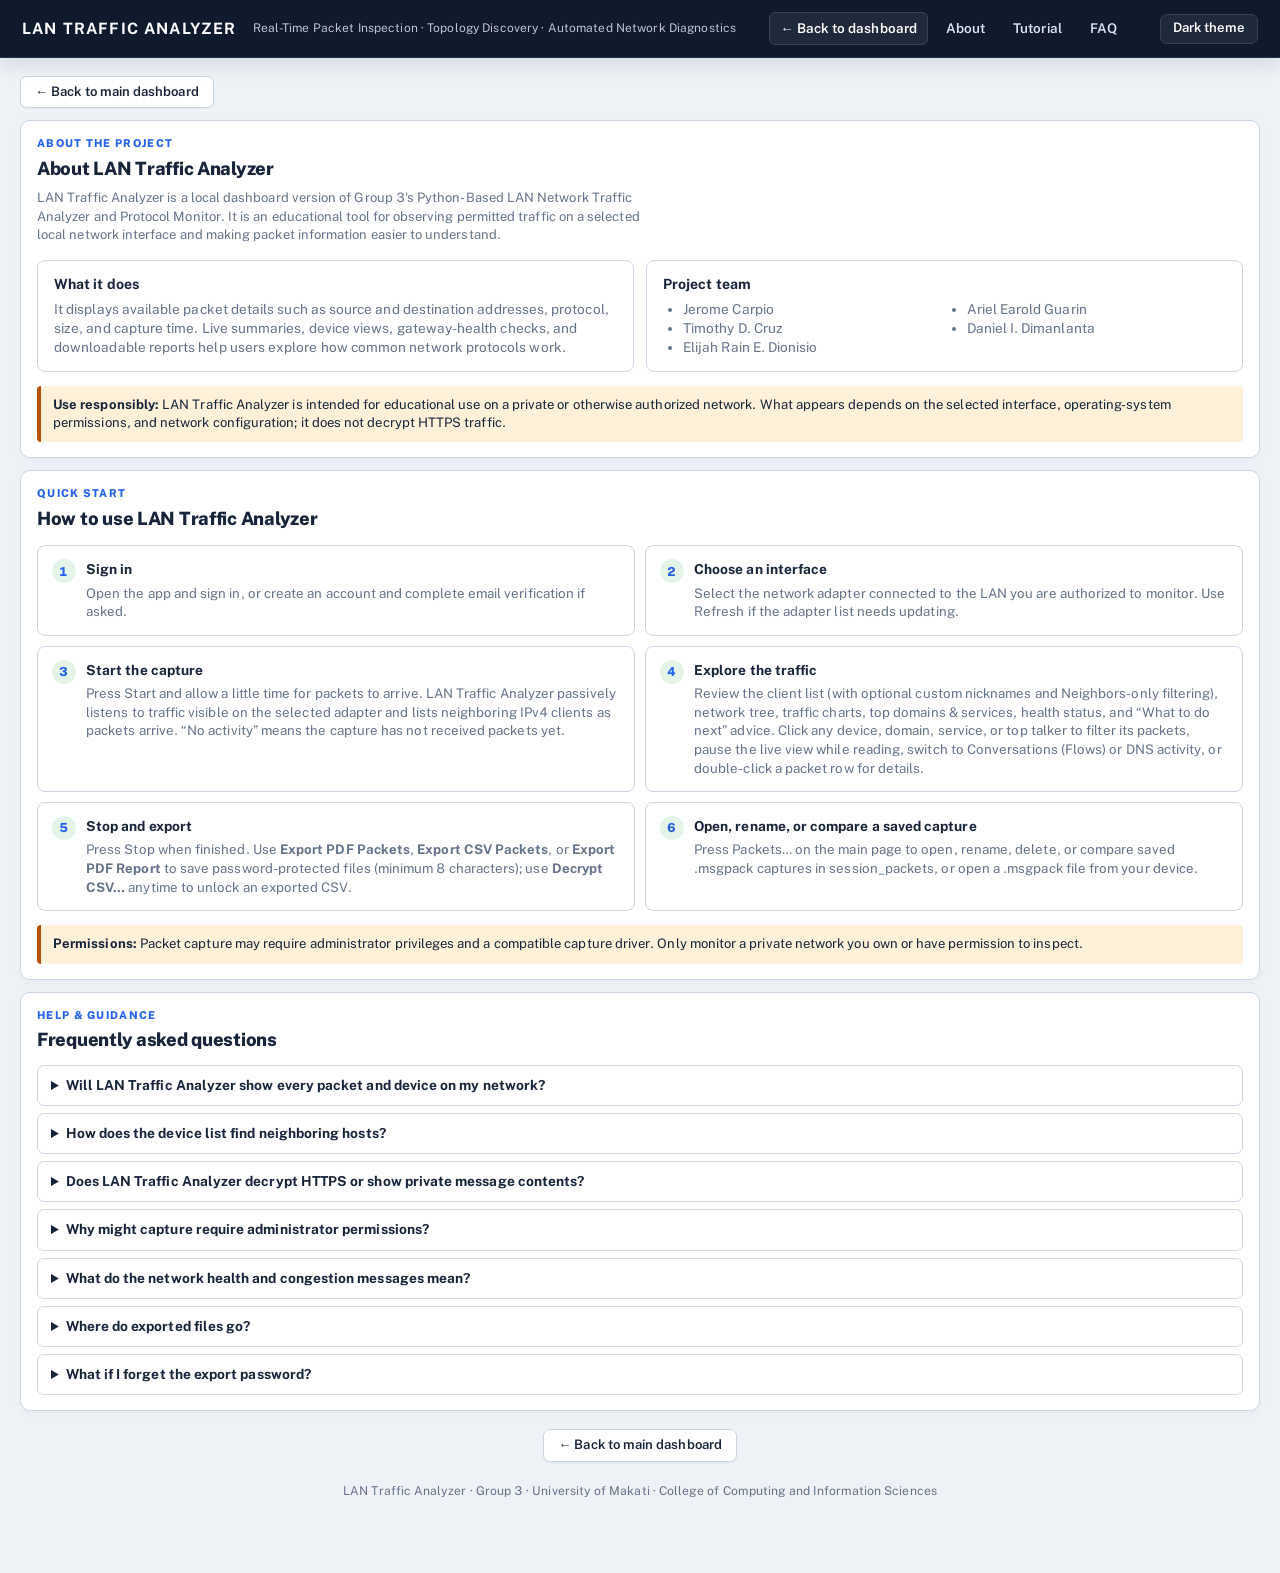
<file: about.html>
<!DOCTYPE html>
<html lang="en" data-theme="light">
<head>
<meta charset="utf-8">
<meta name="viewport" content="width=device-width, initial-scale=1, viewport-fit=cover">
<title>About, Tutorial &amp; FAQ — LAN Traffic Analyzer</title>
<link rel="preconnect" href="https://fonts.googleapis.com">
<link href="https://fonts.googleapis.com/css2?family=Public+Sans:wght@400;600;800&display=swap" rel="stylesheet">
<link rel="stylesheet" href="style.css">
</head>
<body>
<header class="app-header">
  <div class="header-title"><strong>LAN TRAFFIC ANALYZER</strong><span>Real-Time Packet Inspection · Topology Discovery · Automated Network Diagnostics</span></div>
  <nav class="site-nav" aria-label="Page navigation">
    <a href="index.html" class="nav-back">← Back to dashboard</a>
    <a href="#about">About</a>
    <a href="#tutorial">Tutorial</a>
    <a href="#faq">FAQ</a>
  </nav>
  <div class="header-user"><button id="themeToggle" type="button" aria-pressed="false">Dark theme</button></div>
</header>

<div class="wrap">
  <div class="about-topbar">
    <a class="back-link-btn" href="index.html">← Back to main dashboard</a>
  </div>

  <div id="page-info" class="info-wrap">
    <section id="about" class="info-section">
      <p class="section-kicker">ABOUT THE PROJECT</p>
      <h2>About LAN Traffic Analyzer</h2>
      <p class="info-intro">LAN Traffic Analyzer is a local dashboard version of Group 3's Python-Based LAN Network Traffic Analyzer and Protocol Monitor. It is an educational tool for observing permitted traffic on a selected local network interface and making packet information easier to understand.</p>
      <div class="about-grid">
        <div class="about-card">
          <h3>What it does</h3>
          <p>It displays available packet details such as source and destination addresses, protocol, size, and capture time. Live summaries, device views, gateway-health checks, and downloadable reports help users explore how common network protocols work.</p>
        </div>
        <div class="about-card">
          <h3>Project team</h3>
          <ul class="team-list">
            <li>Jerome Carpio</li>
            <li>Timothy D. Cruz</li>
            <li>Elijah Rain E. Dionisio</li>
            <li>Ariel Earold Guarin</li>
            <li>Daniel I. Dimanlanta</li>
          </ul>
        </div>
      </div>
      <p class="project-note"><strong>Use responsibly:</strong> LAN Traffic Analyzer is intended for educational use on a private or otherwise authorized network. What appears depends on the selected interface, operating-system permissions, and network configuration; it does not decrypt HTTPS traffic.</p>
    </section>

    <section id="tutorial" class="info-section">
      <p class="section-kicker">QUICK START</p>
      <h2>How to use LAN Traffic Analyzer</h2>
      <ol class="tutorial-steps">
        <li><h3>Sign in</h3><p>Open the app and sign in, or create an account and complete email verification if asked.</p></li>
        <li><h3>Choose an interface</h3><p>Select the network adapter connected to the LAN you are authorized to monitor. Use Refresh if the adapter list needs updating.</p></li>
        <li><h3>Start the capture</h3><p>Press Start and allow a little time for packets to arrive. LAN Traffic Analyzer passively listens to traffic visible on the selected adapter and lists neighboring IPv4 clients as packets arrive. “No activity” means the capture has not received packets yet.</p></li>
        <li><h3>Explore the traffic</h3><p>Review the client list (with optional custom nicknames and Neighbors-only filtering), network tree, traffic charts, top domains &amp; services, health status, and “What to do next” advice. Click any device, domain, service, or top talker to filter its packets, pause the live view while reading, switch to Conversations (Flows) or DNS activity, or double-click a packet row for details.</p></li>
        <li><h3>Stop and export</h3><p>Press Stop when finished. Use <strong>Export PDF Packets</strong>, <strong>Export CSV Packets</strong>, or <strong>Export PDF Report</strong> to save password-protected files (minimum 8 characters); use <strong>Decrypt CSV…</strong> anytime to unlock an exported CSV.</p></li>
        <li><h3>Open, rename, or compare a saved capture</h3><p>Press Packets… on the main page to open, rename, delete, or compare saved .msgpack captures in session_packets, or open a .msgpack file from your device.</p></li>
      </ol>
      <p class="project-note"><strong>Permissions:</strong> Packet capture may require administrator privileges and a compatible capture driver. Only monitor a private network you own or have permission to inspect.</p>
    </section>

    <section id="faq" class="info-section">
      <p class="section-kicker">HELP &amp; GUIDANCE</p>
      <h2>Frequently asked questions</h2>
      <div class="faq-list">
        <details>
          <summary>Will LAN Traffic Analyzer show every packet and device on my network?</summary>
          <p>No. It can only display packets visible to the selected network interface. On switched Wi-Fi or Ethernet networks, traffic exchanged directly between other devices may not be visible.</p>
        </details>
        <details>
          <summary>How does the device list find neighboring hosts?</summary>
          <p>It learns IPv4 neighboring clients passively from captured traffic (source/destination IPs, MAC addresses, vendor OUIs, reverse DNS, and passive DHCP, mDNS, SSDP, or NetBIOS metadata) without sending active scan traffic across the network.</p>
        </details>
        <details>
          <summary>Does LAN Traffic Analyzer decrypt HTTPS or show private message contents?</summary>
          <p>No. The analyzer presents packet metadata and available protocol/header details. It does not decrypt HTTPS traffic.</p>
        </details>
        <details>
          <summary>Why might capture require administrator permissions?</summary>
          <p>Packet-capture drivers and operating systems may require elevated permissions. A compatible capture backend must also be installed and available.</p>
        </details>
        <details>
          <summary>What do the network health and congestion messages mean?</summary>
          <p>Health checks report the observed response from the default gateway. A congestion warning is based on gateway response and packet loss only; LAN Traffic Analyzer cannot identify which device, if any, is responsible.</p>
        </details>
        <details>
          <summary>Where do exported files go?</summary>
          <p>Files are downloaded by your browser or saved through the desktop Save dialog. In browser mode they usually appear in your Downloads folder.</p>
        </details>
        <details>
          <summary>What if I forget the export password?</summary>
          <p>Exports are password-protected. Keep the password you entered when exporting; LAN Traffic Analyzer cannot recover it for you.</p>
        </details>
      </div>
    </section>

    <div class="about-bottombar">
      <a class="back-link-btn" href="index.html">← Back to main dashboard</a>
    </div>
    <footer class="info-footer">LAN Traffic Analyzer · Group 3 · University of Makati · College of Computing and Information Sciences</footer>
  </div>
</div>

<script>
const themeButton = document.querySelector("#themeToggle");
function applyTheme(theme, persist = false) {
  const mode = theme === "dark" ? "dark" : "light";
  document.documentElement.dataset.theme = mode;
  if (themeButton) {
    const isDark = mode === "dark";
    themeButton.setAttribute("aria-pressed", String(isDark));
    themeButton.textContent = isDark ? "Light theme" : "Dark theme";
  }
  if (persist) {
    try {
      localStorage.setItem("lan_traffic_analyzer_theme", mode);
    } catch {
      // Ignore storage restrictions.
    }
  }
}
(function initTheme() {
  let saved = "light";
  try {
    const stored =
      localStorage.getItem("lan_traffic_analyzer_theme") ??
      localStorage.getItem("lan_watch_theme");
    if (stored === "dark") saved = "dark";
  } catch {
    saved = "light";
  }
  applyTheme(saved, false);
})();
if (themeButton) {
  themeButton.addEventListener("click", () => {
    const next = document.documentElement.dataset.theme === "dark" ? "light" : "dark";
    applyTheme(next, true);
  });
}
</script>
</body>
</html>
</file>
<file: style.css>
:root{
  --bg:#eef2f7;--panel:#fff;--panel-alt:#f8fafc;--th-bg:#f1f5f9;--row-hover:#eaf1fc;
  --ink:#17243a;--mute:#65738a;--line:#cbd5e1;--cell-line:#e3e9f0;
  --teal:#2563eb;--amber:#b45309;--red:#c62828;--in:#2563eb;--out:#f59e0b;
  --tcp:#7357c8;--udp:#159b91;--gray:#94a3b8;--okbg:#e4f4e9;
  --warnbg:#fff0d9;--badbg:#fde7e7;--infobg:#eff6ff;color-scheme:light;
  box-sizing:border-box;scroll-behavior:smooth;
  padding-top:env(safe-area-inset-top,0px);padding-bottom:env(safe-area-inset-bottom,0px)
}
:root[data-theme="dark"]{
  --bg:#0f172a;--panel:#182338;--panel-alt:#1e2b45;--th-bg:#131d31;--row-hover:#253554;
  --ink:#e2e8f0;--mute:#94a3b8;--line:#334155;--cell-line:#273449;
  --teal:#60a5fa;--amber:#f59e0b;--red:#f87171;--in:#60a5fa;--out:#fbbf24;
  --tcp:#a78bfa;--udp:#2dd4bf;--gray:#64748b;--okbg:#132f24;
  --warnbg:#332412;--badbg:#38181d;--infobg:#172a47;color-scheme:dark
}
html{scroll-padding-top:env(safe-area-inset-top,0px)}
*{box-sizing:border-box}
body{
  margin:0;background:var(--bg);color:var(--ink);
  font:13px/1.4 "Public Sans",Segoe UI,Arial,sans-serif;
  font-variant-numeric:tabular-nums;letter-spacing:.005em
}
body::before{content:"";position:fixed;inset:0 0 auto;height:env(safe-area-inset-top,0px);background:#101a2d;z-index:10}
[hidden]{display:none!important}
h1{font-size:clamp(1.7rem,4vw,2.6rem);line-height:1.1;margin:28px 0 8px;font-weight:800;letter-spacing:-.02em;max-width:18ch}
h2{font-size:.9rem;margin:0 0 2px;font-weight:800}
p{margin:0}
.lead{max-width:62ch;color:var(--mute)}
.note{margin-top:12px;padding:10px 14px;border-left:4px solid var(--amber);background:var(--warnbg);max-width:74ch;font-size:.9rem}
.sub{color:var(--mute);font-size:.74rem;margin-bottom:6px;max-width:66ch}
code,td.m{font-family:ui-monospace,Menlo,Consolas,monospace;font-size:.82rem}

.app-header{
  position:sticky;top:0;z-index:8;min-height:58px;
  display:flex;justify-content:space-between;align-items:center;gap:14px;
  padding:10px 22px;background:#101a2d;color:#f8fafc;
  border-bottom:1px solid #25334b;box-shadow:0 5px 18px #101a2d20;
  transition:box-shadow .25s ease,background-color .25s ease
}
.header-title{display:flex;align-items:center;gap:16px;min-width:0}
.header-title strong{font-size:.98rem;letter-spacing:.075em;white-space:nowrap}
.header-title span{color:#bac5d7;font-size:.75rem;letter-spacing:.01em}
.site-nav{display:flex;align-items:center;gap:8px;white-space:nowrap}
.site-nav a{padding:6px 10px;border-radius:6px;color:#dbe5f2;text-decoration:none;font-size:.84rem;font-weight:600}
.site-nav a:hover,.site-nav a:focus-visible{background:#263750;color:#fff}
.site-nav a:focus-visible{outline:2px solid #93c5fd;outline-offset:2px}
.header-user{display:flex;align-items:center;gap:12px}
.header-user .sub{color:#bac5d7;white-space:nowrap}
.header-user button{
  min-height:30px;padding:4px 12px;background:#1e293b;border-color:#34435c;color:#fff;
  border-radius:7px;transition:transform .2s ease,background .2s ease,border-color .2s ease
}
.header-user button:hover{background:#263750;border-color:#52627a;transform:translateY(-1px)}

.wrap{width:100%;max-width:none;margin:0;padding:14px 20px 42px}
.bar{
  position:relative;top:auto;z-index:5;display:flex;flex-wrap:wrap;gap:9px;align-items:center;
  padding:10px 0 13px;margin:0 0 3px;background:transparent;border-bottom:1px solid var(--line)
}
button,select,input{
  font:inherit;font-size:.82rem;color:var(--ink);background:var(--panel);
  border:1px solid var(--line);border-radius:7px;padding:5px 9px;min-height:30px;
  transition:background-color .18s ease,border-color .18s ease,box-shadow .18s ease,transform .18s ease
}
button{cursor:pointer;font-weight:600;box-shadow:0 1px 1px #17243a0a}
button:disabled{opacity:.45;cursor:not-allowed}
button:not(:disabled):hover{transform:translateY(-1px);border-color:#9aabc0;box-shadow:0 4px 12px #17243a12}
button:not(:disabled):active{transform:translateY(0);box-shadow:none}
select:hover,input:hover{border-color:#9aabc0}
button:focus-visible,select:focus-visible,input:focus-visible{outline:3px solid var(--in);outline-offset:2px}
#start.on{background:var(--teal);border-color:var(--teal);color:#fff;box-shadow:0 4px 12px #2563eb26}
#stop.on{background:var(--red);border-color:var(--red);color:#fff;box-shadow:0 4px 12px #c6282826}
#servermsg{padding-left:4px}
#servermsg:not(:empty){animation:fadeIn .2s ease both}
.chk{display:flex;gap:6px;align-items:center;font-size:.9rem;color:var(--mute)}
.chk input{min-height:0}

.health{
  margin:10px 0 14px;padding:12px 16px;
  border:1px solid var(--line);border-left:5px solid #64748b;border-radius:9px;
  background:var(--panel-alt);box-shadow:0 2px 9px #17243a08;animation:softRise .5s both
}
.health.no-activity{border-left-color:#3b82f6;background:var(--infobg)}
.health.ok{border-left-color:#16834a;background:var(--okbg)}
.health.warn{border-left-color:var(--amber);background:var(--warnbg)}
.health.bad{border-left-color:var(--red);background:var(--badbg)}
.health b{display:block;font-size:.94rem;letter-spacing:.045em}
.health span{display:block;margin-top:2px;font-size:.8rem;line-height:1.5;color:var(--mute)}

.alerts-banner{margin:0 0 14px;padding:12px 16px;border:1px solid var(--line);border-left:5px solid var(--amber);border-radius:9px;background:var(--panel)}
.alerts-banner.has-high{border-left-color:var(--red)}
.alerts-header{display:flex;justify-content:space-between;align-items:center;gap:12px;flex-wrap:wrap;margin-bottom:8px}
.alerts-header strong{display:block;font-size:.88rem;letter-spacing:.035em;text-transform:uppercase}
.alerts-header .sub{margin:2px 0 0}
.alerts-list{display:grid;gap:7px;max-height:220px;overflow:auto}
.alert-item{display:flex;justify-content:space-between;align-items:flex-start;gap:12px;flex-wrap:wrap;padding:8px 11px;border:1px solid var(--line);border-left:4px solid var(--amber);border-radius:7px;background:var(--warnbg)}
.alert-item.bad{border-left-color:var(--red);background:var(--badbg)}
.alert-main{min-width:0;flex:1 1 280px}
.alert-top{display:flex;align-items:center;gap:7px;flex-wrap:wrap;margin-bottom:2px}
.alert-badge{display:inline-flex;align-items:center;padding:1px 6px;border-radius:4px;font-size:.66rem;font-weight:800;letter-spacing:.04em;text-transform:uppercase;background:#d97706;color:#fff}
.alert-item.bad .alert-badge{background:var(--red)}
.alert-meta{color:var(--mute);font-size:.72rem}
.alert-main p{color:var(--ink);font-size:.78rem;line-height:1.45}
.alert-actions{display:flex;align-items:center;gap:6px;flex:none}

.grid{display:grid;grid-template-columns:minmax(0,1fr) minmax(280px,340px);gap:16px;margin-top:0;align-items:start}
.grid>main{min-width:0}
section,section:first-child{
  position:relative;margin:0 0 12px;padding:15px 16px;
  border:1px solid var(--line);border-radius:10px;background:var(--panel);
  box-shadow:0 2px 10px #17243a08;
  transition:box-shadow .22s ease,border-color .22s ease,transform .22s ease;
  animation:softRise .48s both
}
section:hover{box-shadow:0 7px 20px #17243a0d;border-color:#b7c5d4}
section:nth-of-type(2){animation-delay:.045s}
section:nth-of-type(3){animation-delay:.09s}
section:nth-of-type(4){animation-delay:.135s}
section:nth-of-type(5){animation-delay:.18s}
section h2,.rail h2{font-size:.94rem;letter-spacing:-.015em}
section>.sub{margin-top:3px;margin-bottom:11px;line-height:1.5}

.stats{display:flex;flex-wrap:wrap;gap:9px}
.stats div{
  flex:1 1 145px;min-width:125px;padding:11px 13px;
  border:1px solid var(--line);border-radius:8px;background:var(--panel);
  transition:transform .2s ease,box-shadow .2s ease
}
.stats div:hover{transform:translateY(-2px);box-shadow:0 5px 13px #17243a0d}
.stats div span{display:block;color:var(--mute);font-size:.68rem;letter-spacing:.055em;text-transform:uppercase}
.stats div b{display:block;margin-top:2px;font-size:1.22rem;font-weight:800;letter-spacing:-.035em;color:var(--teal)}
.plain-summary{margin-top:8px;padding:9px 11px;border:1px solid var(--line);border-left:4px solid var(--teal);background:var(--panel-alt)}
.plain-summary b{display:block;margin-bottom:3px;color:var(--ink);font-size:.8rem}
.plain-summary p{color:var(--mute);font-size:.8rem}

.two{display:grid;grid-template-columns:1fr 1fr;gap:18px}
.two>div>b{display:inline-block;margin-bottom:7px}
.two canvas{margin-top:5px}
canvas{width:100%;height:82px;display:block}
.row{display:flex;align-items:center;gap:8px;margin:3px 0;padding:3px 2px;border-radius:5px;font-size:.76rem;transition:background .18s ease}
.row:hover{background:#2563eb0a}
.row code{width:130px;flex:none}
.meter{flex:1;height:7px;background:var(--line);border-radius:99px;overflow:hidden}
.meter i{display:block;height:100%;background:var(--teal);border-radius:99px;transition:width .45s cubic-bezier(.2,.7,.2,1)}

.pies{display:flex;flex-wrap:wrap;align-items:center;gap:20px}
.pie{display:flex;gap:10px;align-items:center;padding:5px 8px;border-radius:8px;transition:background .2s ease}
.pie:hover{background:#2563eb08}
.donut{width:80px;height:80px;border-radius:50%;background:var(--line);position:relative;flex:none;box-shadow:0 2px 9px #17243a12}
.donut::after{content:"";position:absolute;inset:20px;border-radius:50%;background:var(--bg)}
.leg div{font-size:.74rem;display:flex;gap:8px;align-items:center}
.leg i{width:11px;height:11px;border-radius:2px}

.tabs{display:flex;gap:6px;margin:6px 0}
.tabs button{border-radius:7px;padding:6px 12px}
.tabs button[aria-selected="true"]{background:var(--ink);color:var(--bg);border-color:var(--ink);box-shadow:0 3px 9px #17243a18}
.tw{overflow-x:auto;border:1px solid var(--line);border-radius:8px;background:var(--panel);box-shadow:0 1px 4px #17243a06}
table{border-collapse:separate;border-spacing:0;width:100%;min-width:640px}
th,td{text-align:left;padding:8px 10px;border-bottom:1px solid var(--cell-line);white-space:nowrap;font-size:.74rem}
th{font-weight:600;color:var(--mute);position:sticky;top:0;z-index:1;font-size:.7rem;text-transform:uppercase;letter-spacing:.045em;background:var(--th-bg)}
tbody tr{transition:background-color .16s ease}
tbody tr:nth-child(even){background:var(--panel-alt)}
.tag{display:inline-flex;align-items:center;padding:2px 9px;border-radius:99px;border:1px solid var(--line);font-size:.68rem}
.tree{padding:10px 4px}
.tree ul{list-style:none;margin:0;padding-left:22px;border-left:2px solid var(--line)}
.tree>ul{border:0;padding:0}
.tree li{margin:7px 0;padding:2px 0}
.tree small{color:var(--mute);margin-left:8px}

.rail{
  position:sticky;top:72px;align-self:start;max-height:calc(100vh - 70px);overflow:auto;
  margin:0;padding:14px;border:1px solid var(--line);border-radius:10px;
  background:var(--panel);box-shadow:0 2px 10px #17243a08;animation:softRise .55s .1s both
}
.rail h2{display:block;font-size:.95rem}
.rail>.sub{display:block;margin:4px 0 10px;font-size:.72rem;line-height:1.5}
.rail #adv{display:grid;grid-template-columns:1fr;gap:9px;margin-top:6px}
.adv{margin:0;padding:10px 11px;border:0;border-left:3px solid #3b82f6;border-radius:7px;background:var(--infobg);transition:transform .2s ease,box-shadow .2s ease}
.adv:hover{transform:translateX(2px);box-shadow:0 3px 10px #17243a0b}
.adv.warn{border-color:#d97706;background:var(--warnbg)}
.adv.bad{border-color:var(--red);background:var(--badbg)}
.adv.ok{border-color:#16834a;background:var(--okbg)}
.adv b{display:block;font-size:.8rem;margin-bottom:3px}
.adv p{font-size:.74rem;color:var(--mute);line-height:1.5}
.adv p+p{margin-top:2px}
.adv p em{font-style:normal;font-weight:600;color:var(--ink)}

.filters{display:flex;gap:8px;flex-wrap:wrap;margin-bottom:10px}
.filter-form{display:grid;grid-template-columns:repeat(5,minmax(115px,1fr));gap:9px;margin:12px 0}
.filter-form label{display:grid;gap:5px;color:var(--mute);font-size:.7rem;font-weight:600}
.filter-form input,.filter-form select{width:100%;min-width:0;border-radius:7px}
.filter-actions{display:flex;align-items:end;gap:7px}
.export-actions{align-items:center;padding:9px 0}
.packet-toolbar{justify-content:space-between;align-items:center}
#pausePacketView[aria-pressed="true"]{background:var(--warnbg);border-color:var(--amber);color:var(--amber)}
.row.clickable,.clickable-row,.clickable-item{cursor:pointer}
.row.clickable:hover,.row.clickable:focus-visible{background:#2563eb14;outline:none}
.clickable-row:hover{background:var(--row-hover)!important}
.clickable-item:hover,.clickable-item:focus-visible{color:var(--teal);text-decoration:underline;outline:none}
.packet-table{max-height:470px;overflow:auto;scrollbar-color:#aebdce transparent;scrollbar-width:thin}
.packet-table thead th{top:0}
.packet-table tbody tr,.saved-table tbody tr{cursor:pointer}
.packet-table tbody tr:hover,.saved-table tbody tr:hover{background:var(--row-hover)}
.packet-table th:first-child,.packet-table td:first-child{width:34px;text-align:center;padding-left:4px;padding-right:4px}
.packet-table input[type=checkbox]{min-height:0;width:16px;height:16px;padding:0}
.pager{justify-content:space-between;margin-top:12px}

.auth-gate{position:fixed;inset:0;z-index:20;display:grid;place-items:center;overflow:auto;padding:20px;background:var(--bg);backdrop-filter:blur(5px)}
.auth-card{
  width:min(100%,480px);padding:30px;background:var(--panel);border:1px solid var(--line);
  border-radius:13px;box-shadow:0 24px 70px #17243a24;animation:authIn .42s cubic-bezier(.2,.8,.2,1) both
}
.auth-card h1{margin:0 0 6px;font-size:1.7rem;color:#15233a;letter-spacing:-.045em}
.auth-card .sub{font-size:.82rem}
.auth-card label{display:grid;gap:4px;margin:9px 0;color:var(--mute);font-size:.8rem;font-weight:600}
.auth-card input{width:100%;border-radius:7px}
.auth-card .check{display:flex;align-items:center;gap:8px}
.auth-card .check input{width:auto;min-height:0}
.auth-card button{min-height:34px}
.auth-card .primary{width:100%;margin:8px 0;background:#2563eb;border-color:#2563eb;color:#fff;border-radius:8px;box-shadow:0 5px 14px #2563eb2b}
.auth-tabs{margin-top:14px}
.auth-notice{min-height:1.4em;color:var(--amber);font-size:.9rem}
.password-field{display:flex;gap:6px}
.password-field input{flex:1;min-width:0}
input::-ms-reveal,input::-ms-clear{display:none}
.password-toggle{flex:0 0 auto;min-width:56px;padding:4px 8px;border-radius:7px}
.password-requirements{display:grid;grid-template-columns:repeat(2,minmax(0,1fr));gap:3px 12px;margin:0 0 8px;padding:0;list-style:none;color:var(--mute);font-size:.73rem;line-height:1.6}
.password-requirements li::before{content:"○";display:inline-block;width:18px}
.password-requirements li.passed{color:#16834a}
.password-requirements li.passed::before{content:"✓"}
.password-requirements li.failed{color:#b91c1c}
.password-requirements li.failed::before{content:"×"}
.auth-card #confirmMessage.passed{color:#16834a}
.auth-card #confirmMessage.failed{color:#b91c1c}

.app-dialog{
  width:min(94vw,760px);max-height:86vh;overflow:auto;padding:24px;
  background:var(--panel);color:var(--ink);border:1px solid var(--line);
  border-radius:12px;box-shadow:0 22px 70px #101a2d38;animation:dialogIn .22s ease-out both
}
.app-dialog::backdrop{background:#101a2d80;backdrop-filter:blur(3px)}
.app-dialog h2{font-size:1.05rem;margin-bottom:8px}
.dialog-close{float:right;border-radius:7px}
.detail-list{display:grid;grid-template-columns:minmax(130px,1fr) 3fr;gap:9px 16px;margin:18px 0 0}
.detail-list dt{font-weight:600;color:var(--mute);padding:5px 0;border-bottom:1px solid var(--line)}
.detail-list dd{margin:0;overflow-wrap:anywhere;white-space:pre-wrap;padding:5px 0;border-bottom:1px solid var(--line)}
.congestion-dialog{border-top:5px solid #c62828}
.congestion-dialog h2{color:#b91c1c}
.password-dialog{width:min(94vw,440px)}
.dialog-form{display:grid;gap:10px;margin-top:12px}
.dialog-form label{display:grid;gap:4px;color:var(--mute);font-size:.82rem;font-weight:600}
.dialog-form input{width:100%}
.dialog-error{margin:0;min-height:1.2em;color:var(--red)}
.dialog-actions{display:flex;justify-content:flex-end;gap:8px;margin-top:4px}
.dialog-actions .primary{background:var(--teal);border-color:var(--teal);color:#fff}

.saved-dialog{width:min(96vw,1200px)}
.saved-table{max-height:55vh;overflow:auto}
.session-inline-action{align-items:center;padding:8px 10px;border:1px solid var(--line);border-radius:7px;background:var(--panel-alt)}
.session-inline-action.danger{border-color:var(--red);background:var(--badbg)}
.compare-bar{align-items:center;padding:8px 0 4px}
.compare-result{margin:8px 0 12px;padding:10px 12px;border:1px solid var(--line);border-radius:7px;background:var(--panel)}
.compare-result h4{margin:0 0 6px;font-size:.82rem}
.compare-grid{display:grid;grid-template-columns:repeat(auto-fit,minmax(220px,1fr));gap:10px;margin-top:8px}
.compare-grid ul{margin:4px 0 0;padding-left:18px;font-size:.76rem;color:var(--mute)}
.saved-report{margin:12px 0;padding:12px;border:1px solid var(--line);background:var(--panel-alt)}
.saved-report-heading{display:flex;justify-content:space-between;align-items:flex-start;gap:12px;flex-wrap:wrap}
.saved-report h3{margin:0;font-size:1rem}
.saved-report h4{margin:0 0 6px;font-size:.82rem}
.saved-report .sub{margin:3px 0 8px}
.saved-report-stats{display:flex;flex-wrap:wrap;gap:6px;margin:8px 0}
.saved-report-stats div{min-width:120px;padding:6px 9px;border:1px solid var(--line);background:var(--panel)}
.saved-report-stats span{display:block;color:var(--mute);font-size:.7rem;text-transform:uppercase}
.saved-report-stats b{font-size:.9rem}
.saved-report #savedHealth{margin:8px 0;padding:8px 10px}
.saved-report-panels{display:grid;grid-template-columns:minmax(0,1.3fr) minmax(260px,1fr);gap:10px;margin-top:10px}
.saved-report-panels>section{min-width:0;margin:0;padding:8px;border:1px solid var(--line);background:var(--panel)}
.saved-report-table{max-height:250px}
.saved-report-table table{min-width:560px}
.saved-report .adv{margin-bottom:6px}
.saved-report .adv p{font-size:.75rem}
.saved-report .tree ul{font-size:.8rem}
.saved-packets-heading{margin:12px 0 6px;font-size:.92rem}

.info-wrap{margin-top:12px;padding:0 0 28px}
.info-section{scroll-margin-top:84px}
.section-kicker{margin:0 0 4px;color:var(--teal);font-size:.68rem;font-weight:800;letter-spacing:.12em}
.info-section>h2{margin-bottom:8px;font-size:1.15rem}
.info-intro{max-width:78ch;color:var(--mute)}
.about-grid{display:grid;grid-template-columns:1fr 1fr;gap:12px;margin-top:16px}
.about-card{padding:14px 16px;border:1px solid var(--line);border-radius:8px;background:var(--panel)}
.about-card h3{margin:0 0 5px;font-size:.88rem}
.about-card p,.team-list{margin:0;color:var(--mute);font-size:.85rem}
.team-list{padding-left:20px;columns:2;column-gap:24px}
.team-list li{break-inside:avoid}
.project-note{margin-top:14px;padding:10px 12px;border-left:4px solid var(--amber);border-radius:4px;background:var(--warnbg);font-size:.82rem}
.faq-list{display:grid;gap:7px;margin-top:12px}
.faq-list details{padding:10px 13px;border:1px solid var(--line);border-radius:7px;background:var(--panel)}
.faq-list summary{cursor:pointer;font-size:.86rem;font-weight:700}
.faq-list summary:focus-visible{outline:2px solid var(--in);outline-offset:3px;border-radius:2px}
.faq-list details p{max-width:85ch;margin-top:8px;color:var(--mute);font-size:.84rem}
.info-footer{padding:14px 0 4px;color:var(--mute);font-size:.76rem;text-align:center}

@keyframes softRise{from{opacity:0;transform:translateY(9px)}to{opacity:1;transform:translateY(0)}}
@keyframes fadeIn{from{opacity:0}to{opacity:1}}
@keyframes authIn{from{opacity:0;transform:translateY(14px) scale(.985)}to{opacity:1;transform:translateY(0) scale(1)}}
@keyframes dialogIn{from{opacity:0;transform:translateY(8px) scale(.99)}to{opacity:1;transform:translateY(0) scale(1)}}

@media(max-width:900px){
  .grid{grid-template-columns:1fr;gap:12px}
  .rail{position:static;top:auto;max-height:none;overflow:visible}
}
@media(max-width:850px){
  .app-header{flex-wrap:wrap}
  .site-nav{order:3;flex-basis:100%}
  .filter-form{grid-template-columns:repeat(3,minmax(110px,1fr))}
  .header-title span{display:none}
}
@media(max-width:760px){
  .saved-report-panels{grid-template-columns:1fr}
  .saved-report-heading .filters{margin-bottom:4px}
}
@media(max-width:700px){
  .app-header{min-height:54px;padding:9px 12px}
  .header-title strong{font-size:.82rem;white-space:normal}
  .wrap{padding:9px 10px 30px}
  section,section:first-child{padding:13px;border-radius:9px}
  .stats div{flex-basis:calc(50% - 8px)}
  .rail{padding:13px}
  .bar #servermsg{flex-basis:100%}
  .tutorial-steps{grid-template-columns:1fr}
}
@media(max-width:600px){
  .app-header{align-items:flex-start;padding:8px}
  .header-title{align-items:flex-start}
  .header-user .sub{display:none}
  .wrap{padding:6px}
  .two{grid-template-columns:1fr}
  .filter-form{grid-template-columns:repeat(2,minmax(110px,1fr))}
  .about-grid{grid-template-columns:1fr}
  .team-list{columns:1}
  .info-section{scroll-margin-top:110px}
}
@media(max-width:460px){
  .app-header{gap:8px}
  .header-title{gap:0}
  .header-user{gap:5px}
  .header-user button{padding:4px 8px}
  .stats div{flex-basis:100%}
  .auth-card{padding:22px}
  .filter-form{grid-template-columns:1fr 1fr}
}
@media(max-width:420px){
  .filter-form{grid-template-columns:1fr}
}
@media(prefers-reduced-motion:reduce){
  *,*::before,*::after{
    scroll-behavior:auto!important;animation-duration:.01ms!important;
    animation-iteration-count:1!important;transition-duration:.01ms!important
  }
}

.tutorial-steps{display:grid;grid-template-columns:repeat(2,minmax(0,1fr));gap:10px;margin:14px 0 0;padding:0;list-style:none;counter-reset:guide-step}
.tutorial-steps li{position:relative;min-width:0;padding:14px 15px 14px 48px;border:1px solid var(--line);border-radius:8px;background:var(--panel);counter-increment:guide-step}
.tutorial-steps li::before{position:absolute;top:13px;left:14px;display:grid;width:24px;height:24px;place-items:center;border-radius:50%;background:var(--okbg);color:var(--teal);content:counter(guide-step);font-size:.78rem;font-weight:800}
.tutorial-steps h3{margin:0 0 4px;font-size:.86rem}
.tutorial-steps p{color:var(--mute);font-size:.83rem}

.site-nav a.nav-back{background:#1e293b;border:1px solid #34435c;color:#fff}
.site-nav a.nav-back:hover,.site-nav a.nav-back:focus-visible{background:#263750;border-color:#52627a}
.about-topbar{display:flex;align-items:center;justify-content:space-between;margin:4px 0 12px}
.about-bottombar{display:flex;justify-content:center;margin:18px 0 6px}
.back-link-btn{
  display:inline-flex;align-items:center;gap:6px;min-height:32px;padding:6px 14px;
  border:1px solid var(--line);border-radius:7px;background:var(--panel);color:var(--ink);
  font-size:.82rem;font-weight:600;text-decoration:none;box-shadow:0 1px 2px #17243a0a;
  transition:background-color .18s ease,border-color .18s ease,transform .18s ease,box-shadow .18s ease
}
.back-link-btn:hover,.back-link-btn:focus-visible{border-color:var(--teal);color:var(--teal);transform:translateY(-1px);box-shadow:0 4px 12px #17243a12}
.back-link-btn:focus-visible{outline:3px solid var(--in);outline-offset:2px}
.auth-info-link{margin:10px 0 0;text-align:center}
.auth-info-link a{color:var(--teal);font-weight:600;text-decoration:none}
.auth-info-link a:hover,.auth-info-link a:focus-visible{text-decoration:underline}
.client-toolbar{justify-content:space-between;align-items:center}
.device-cell{display:flex;align-items:center;gap:6px;justify-content:space-between}
.edit-nick-btn{min-height:22px;padding:1px 7px;font-size:.68rem;border-radius:5px;color:var(--mute)}
.edit-nick-btn:hover{color:var(--teal);border-color:var(--teal)}
.row.domain-row code{width:auto;min-width:130px;max-width:56%;overflow:hidden;text-overflow:ellipsis;white-space:nowrap}
.dns-status{display:inline-flex;align-items:center;padding:1px 7px;border-radius:5px;font-size:.68rem;font-weight:700;background:var(--okbg);color:#16834a}
.dns-status.bad{background:var(--badbg);color:var(--red)}

.resource-meters{display:grid;grid-template-columns:1fr 1fr;gap:14px;margin-top:11px}
.resource-meter-row{display:flex;align-items:center;gap:9px;padding:7px 10px;border:1px solid var(--line);border-radius:7px;background:var(--panel-alt);font-size:.75rem}
.resource-meter-row span{min-width:68px;font-weight:600;color:var(--ink)}
.resource-meter-row small{min-width:90px;text-align:right;color:var(--mute);font-size:.72rem;white-space:nowrap}
#resCpuBar{background:var(--teal)}
#resRamBar{background:var(--udp)}
@media(max-width:600px){.resource-meters{grid-template-columns:1fr}}

.diagram-wrap{padding:6px 0 2px}
.diagram-legend{display:flex;flex-wrap:wrap;gap:12px 18px;align-items:center;padding:8px 12px;margin-bottom:12px;border:1px solid var(--line);border-radius:8px;background:var(--panel-alt);font-size:.75rem;color:var(--mute)}
.diagram-legend-item{display:inline-flex;align-items:center;gap:7px;font-weight:600;color:var(--ink)}
.diagram-legend-item svg{width:22px;height:22px;flex:none}
.diagram-subnet{margin-bottom:14px;padding:12px 14px;border:1px solid var(--line);border-radius:10px;background:var(--panel-alt)}
.diagram-subnet:last-child{margin-bottom:0}
.diagram-subnet-head{display:flex;justify-content:space-between;align-items:center;gap:10px;flex-wrap:wrap;margin-bottom:12px}
.diagram-subnet-head strong{font-size:.84rem;letter-spacing:.01em}
.diagram-subnet-head span{color:var(--mute);font-size:.74rem}
.diagram-canvas-box{position:relative;padding:6px 4px 10px;overflow-x:auto}
.diagram-svg{position:absolute;inset:0;width:100%;height:100%;pointer-events:none;z-index:0}
.diagram-svg path{fill:none;stroke:var(--line);stroke-width:2;stroke-linecap:round;opacity:.92}
.diagram-svg path.is-self-link{stroke:var(--teal);stroke-width:2.3}
.diagram-svg circle.diagram-dot{fill:var(--teal)}
.diagram-svg circle.diagram-dot.is-gateway{fill:var(--amber)}
.diagram-svg circle.diagram-dot.is-unsure{fill:var(--mute)}
.diagram-root-tier{position:relative;z-index:1;display:flex;justify-content:center;margin-bottom:46px}
.diagram-children{position:relative;z-index:1;display:flex;flex-wrap:wrap;justify-content:center;gap:18px 16px}
.diagram-node{
  position:relative;width:210px;padding:10px 12px;border:1px solid var(--line);border-top:3px solid var(--mute);
  border-radius:10px;background:var(--panel);box-shadow:0 2px 8px #17243a0a;
  display:flex;flex-direction:column;gap:5px;text-align:left;
  transition:transform .18s ease,box-shadow .18s ease,border-color .18s ease
}
.diagram-node.clickable-node{cursor:pointer}
.diagram-node.clickable-node:hover,.diagram-node.clickable-node:focus-visible{transform:translateY(-2px);border-color:var(--teal);box-shadow:0 6px 16px #17243a16;outline:none}
.diagram-node.is-gateway{border-top-color:var(--amber);background:var(--warnbg)}
.diagram-node.is-self{border-top-color:var(--teal);background:var(--infobg)}
.diagram-node.is-unsure{border-top-color:var(--udp)}
.diagram-node.is-virtual-hub{opacity:.92}
.diagram-node-top{display:flex;align-items:center;gap:10px}
.node-icon{width:40px;height:40px;flex:none;display:grid;place-items:center;border-radius:8px;background:var(--panel);border:1px solid var(--line)}
.diagram-node.is-gateway .node-icon{color:var(--amber)}
.diagram-node.is-self .node-icon{color:var(--teal)}
.diagram-node.is-unsure .node-icon{color:var(--udp)}
.node-icon svg{width:30px;height:30px;display:block}
.node-head{min-width:0;flex:1}
.node-role{display:inline-block;font-size:.64rem;font-weight:800;letter-spacing:.05em;text-transform:uppercase;color:var(--mute)}
.diagram-node.is-gateway .node-role{color:var(--amber)}
.diagram-node.is-self .node-role{color:var(--teal)}
.diagram-node.is-unsure .node-role{color:var(--udp)}
.node-ip{font-family:ui-monospace,Menlo,Consolas,monospace;font-size:.78rem;font-weight:700;color:var(--ink);overflow:hidden;text-overflow:ellipsis;white-space:nowrap}
.node-name-row{display:flex;align-items:center;justify-content:space-between;gap:6px}
.node-name{font-size:.78rem;font-weight:700;color:var(--ink);overflow:hidden;text-overflow:ellipsis;white-space:nowrap}
.node-meta{font-size:.69rem;color:var(--mute);overflow:hidden;text-overflow:ellipsis;white-space:nowrap}
.node-stats{display:flex;justify-content:space-between;gap:8px;padding-top:4px;border-top:1px solid var(--cell-line);font-size:.7rem;color:var(--mute)}
.node-stats b{color:var(--ink)}
</file>
